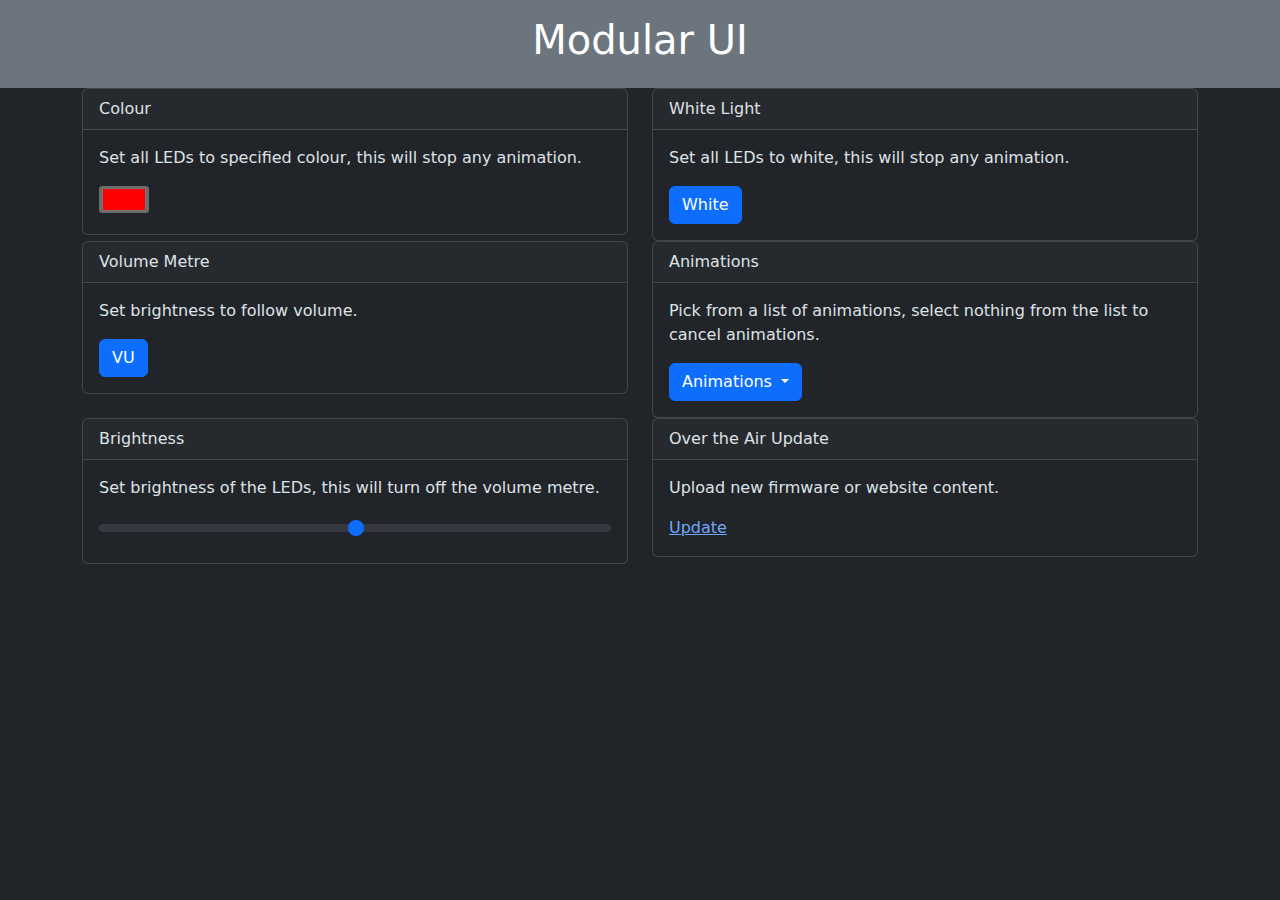
<file: data/index.html>
<!DOCTYPE HTML>
<html data-bs-theme="dark">
  <head>
    <title>Modular UI</title>
    <meta name="viewport" content="width=device-width, initial-scale=1">
    <link rel="stylesheet" type="text/css" href="style.css">
    <link href="https://cdn.jsdelivr.net/npm/bootstrap@5.3.2/dist/css/bootstrap.min.css" rel="stylesheet">
    <script src="https://cdn.jsdelivr.net/npm/bootstrap@5.3.2/dist/js/bootstrap.bundle.min.js"></script>
    <script src="https://code.jquery.com/jquery-3.7.1.min.js"></script>
    <script src="./script.js"></script>
  </head>
  <body>
    <div class="container-fluid p-3 bg-secondary text-white text-center">
      <h1>Modular UI</h1>
    </div>
    <div class="container">
      <div class="row">
        <div class="col-sm-6">
          <div class="card">
            <div class="card-header">Colour</div>
            <div class="card-body">
              <p class="card-text">Set all LEDs to specified colour, this will stop any animation.</p>
              <input type="color" id="colour" value="#ff0000" onchange="colourChange(this)"/> 
            </div>
          </div>
        </div>
        <div class="col-sm-6">
          <div class="card">
            <div class="card-header">White Light</div>
            <div class="card-body">
              <p class="card-text">Set all LEDs to white, this will stop any animation.</p>
              <button type="button" class="btn btn-primary" data-bs-toggle="button" aria-pressed="false" onclick="toggleControl(this)" id="white">White</button>
            </div>
          </div>
        </div>
      </div>
      <div class="row">
        <div class="col-sm-6">
          <div class="card">
            <div class="card-header">Volume Metre</div>
            <div class="card-body">
              <p class="card-text">Set brightness to follow volume.</p>
              <button type="button" class="btn btn-primary" data-bs-toggle="button" aria-pressed="false" onclick="toggleControl(this)" id="vu">VU</button>
            </div>
          </div>
        </div>
        <div class="col-sm-6">
          <div class="card">
            <div class="card-header">Animations</div>
            <div class="card-body">
              <p class="card-text">Pick from a list of animations, select nothing from the list to cancel animations.</p>
              <div class="dropdown" id="animationDropDown">
                <button type="button" id="animation" class="btn btn-primary dropdown-toggle" data-bs-toggle="dropdown">
                  Animations
                </button>
                <ul class="dropdown-menu" id="animationItems">
                </ul>
              </div>      
            </div>
          </div>
        </div>
      </div>
      <div class="row">
        <div class="col-sm-6">
          <div class="card">
            <div class="card-header">Brightness</div>
            <div class="card-body">
              <p class="card-text">Set brightness of the LEDs, this will turn off the volume metre.</p>
              <input type="range" class="form-range" min="0" max="255" id="brightness" onchange="changeBrightness(this)">
            </div>
          </div>
        </div>
        <div class="col-sm-6">
          <div class="card">
            <div class="card-header">Over the Air Update</div>
            <div class="card-body">
              <p class="card-text">Upload new firmware or website content.</p>
              <a href="/update">Update</a>
            </div>
          </div>
        </div>
      </div>
    </div>
  </body>
</html>
</file>
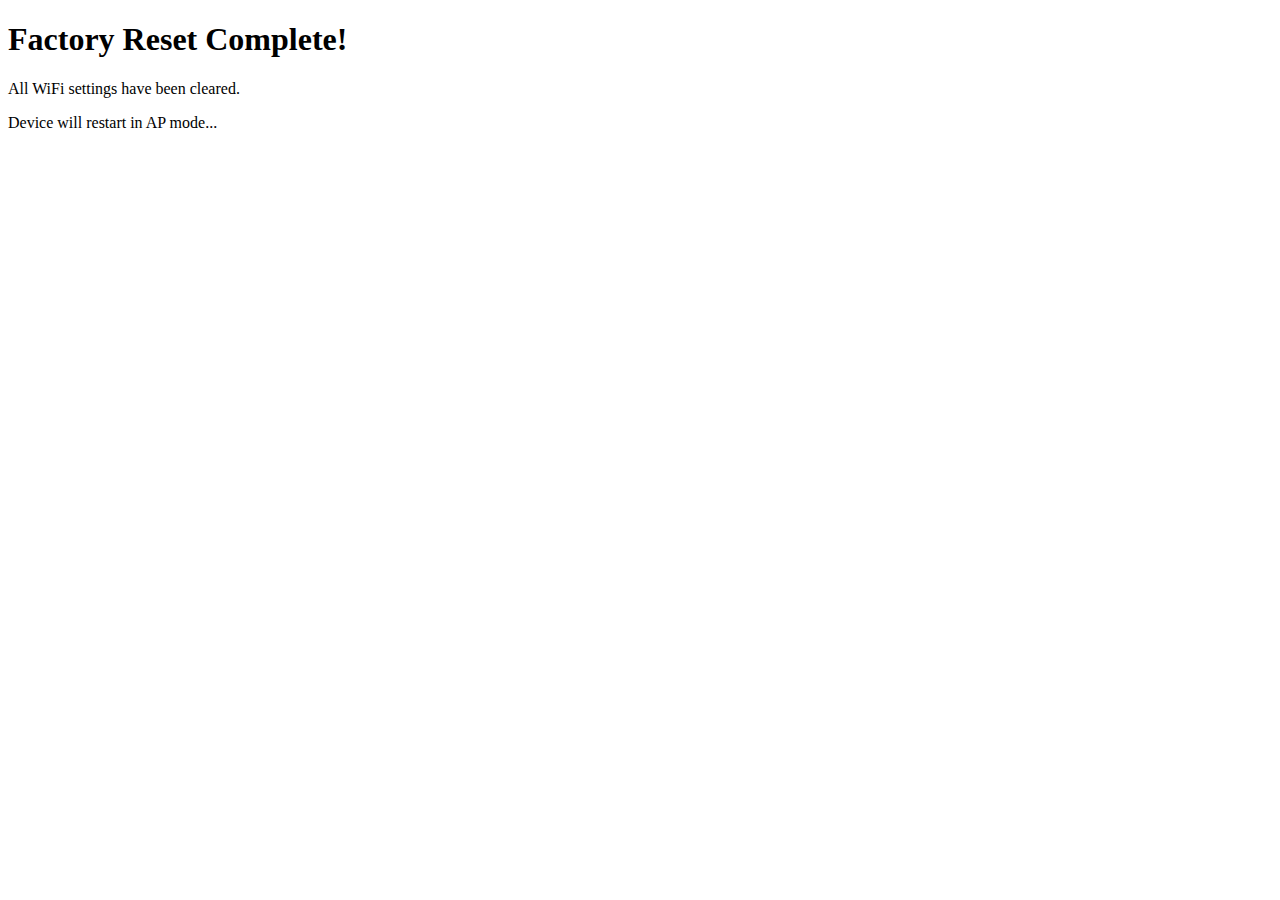
<file: data/factory-reset.html>
<!DOCTYPE html>
<html>
<head>
    <title>Factory Reset</title>
    <meta name="viewport" content="width=device-width, initial-scale=1">
    <link rel="stylesheet" href="style.css">
    <script src="theme.js"></script>
    <meta http-equiv="refresh" content="3">
</head>
<body class="status-page factory-reset-page">
    <div class="container">
        <h1>Factory Reset Complete!</h1>
        <p>All WiFi settings have been cleared.</p>
        <p>Device will restart in AP mode...</p>
    </div>
</body>
</html>
</file>
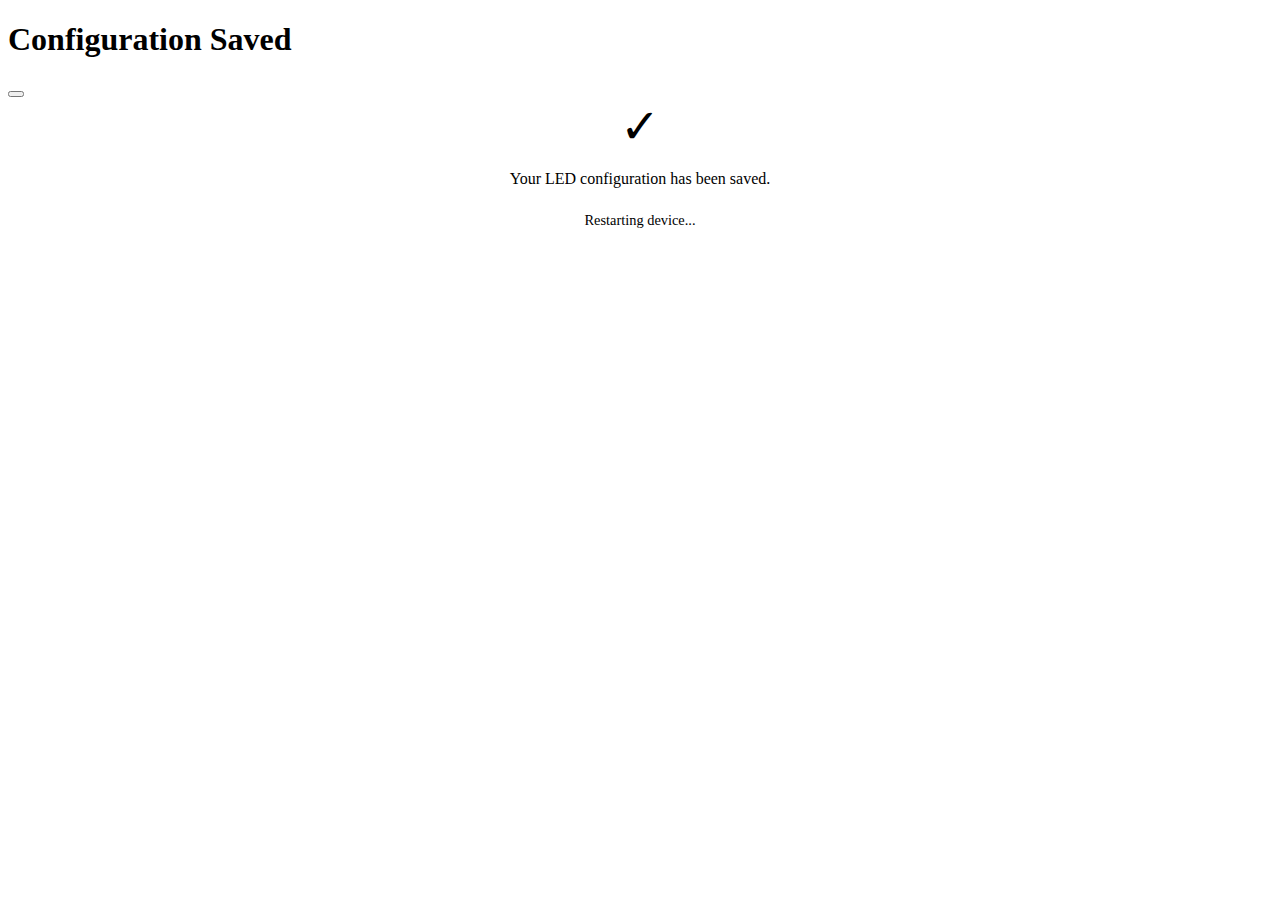
<file: data/led-config-saved.html>
<!DOCTYPE html>
<html>
<head>
    <title>LED Config Saved</title>
    <meta name="viewport" content="width=device-width, initial-scale=1">
    <link rel="stylesheet" href="style.css">
    <script src="theme.js"></script>
    <style>
        .success-icon {
            font-size: 3rem;
            color: var(--accent);
            margin-bottom: 1rem;
        }
        .status {
            color: var(--text-dim);
            font-size: 0.9rem;
            margin-top: 1.5rem;
        }
    </style>
</head>
<body>
    <main>
        <div class="header">
            <h1>Configuration Saved</h1>
            <button type="button" class="theme-toggle" onclick="toggleTheme()"></button>
        </div>
        <div class="container" style="text-align: center;">
            <div class="success-icon">&#10003;</div>
            <p>Your LED configuration has been saved.</p>
            <p class="status">Restarting device...</p>
        </div>
    </main>
    <script>
        setTimeout(function() { window.location.href = '/'; }, 5000);
    </script>
</body>
</html>
</file>
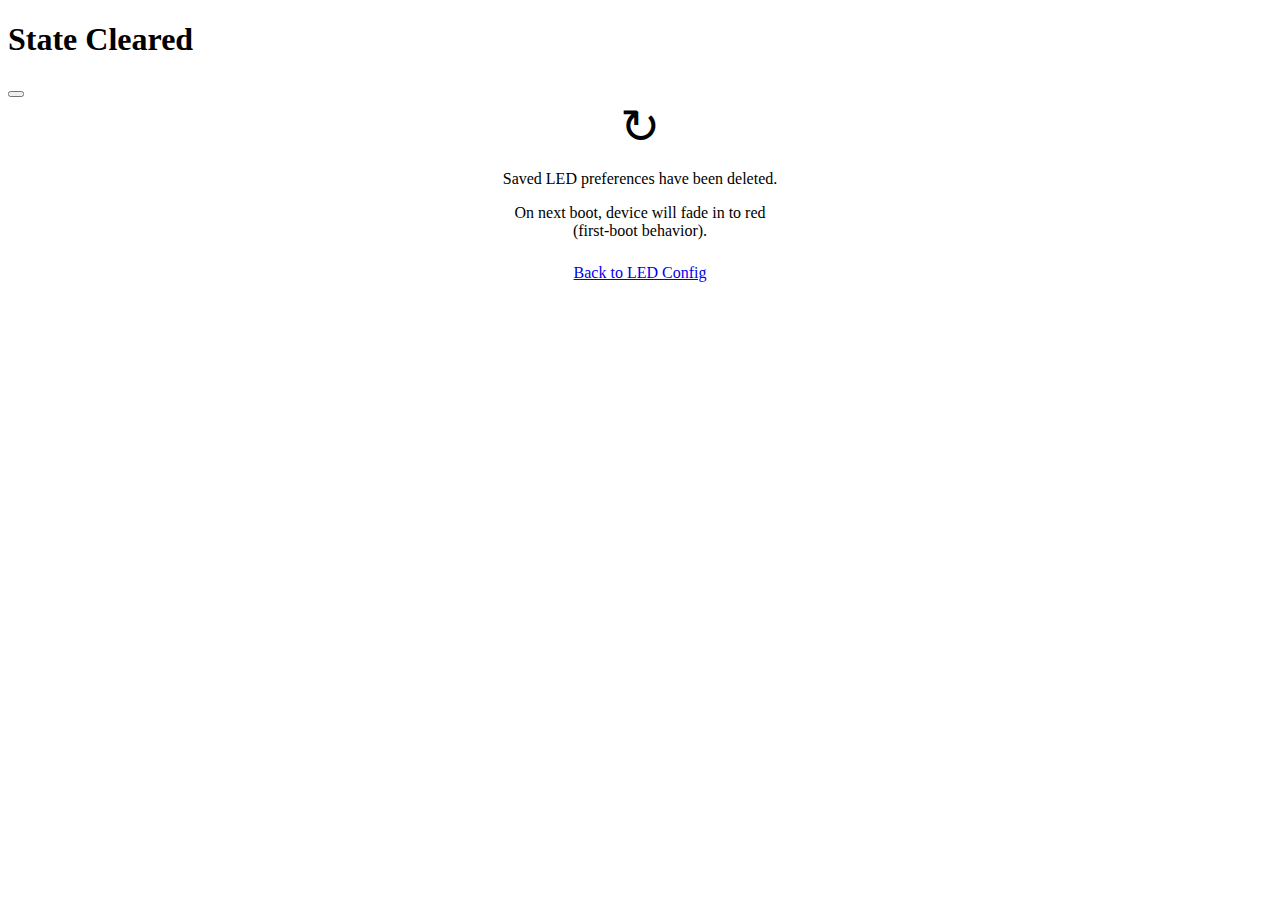
<file: data/led-state-cleared.html>
<!DOCTYPE html>
<html>
<head>
    <title>LED State Cleared</title>
    <meta name="viewport" content="width=device-width, initial-scale=1">
    <link rel="stylesheet" href="style.css">
    <script src="theme.js"></script>
    <style>
        .info-icon {
            font-size: 3rem;
            color: var(--accent);
            margin-bottom: 1rem;
        }
    </style>
</head>
<body>
    <main>
        <div class="header">
            <h1>State Cleared</h1>
            <button type="button" class="theme-toggle" onclick="toggleTheme()"></button>
        </div>
        <div class="container" style="text-align: center;">
            <div class="info-icon">&#8635;</div>
            <p>Saved LED preferences have been deleted.</p>
            <p style="color: var(--text-dim); margin-top: 1rem;">
                On next boot, device will fade in to red<br>(first-boot behavior).
            </p>
            <p style="margin-top: 1.5rem;">
                <a href="/led-config">Back to LED Config</a>
            </p>
        </div>
    </main>
</body>
</html>
</file>
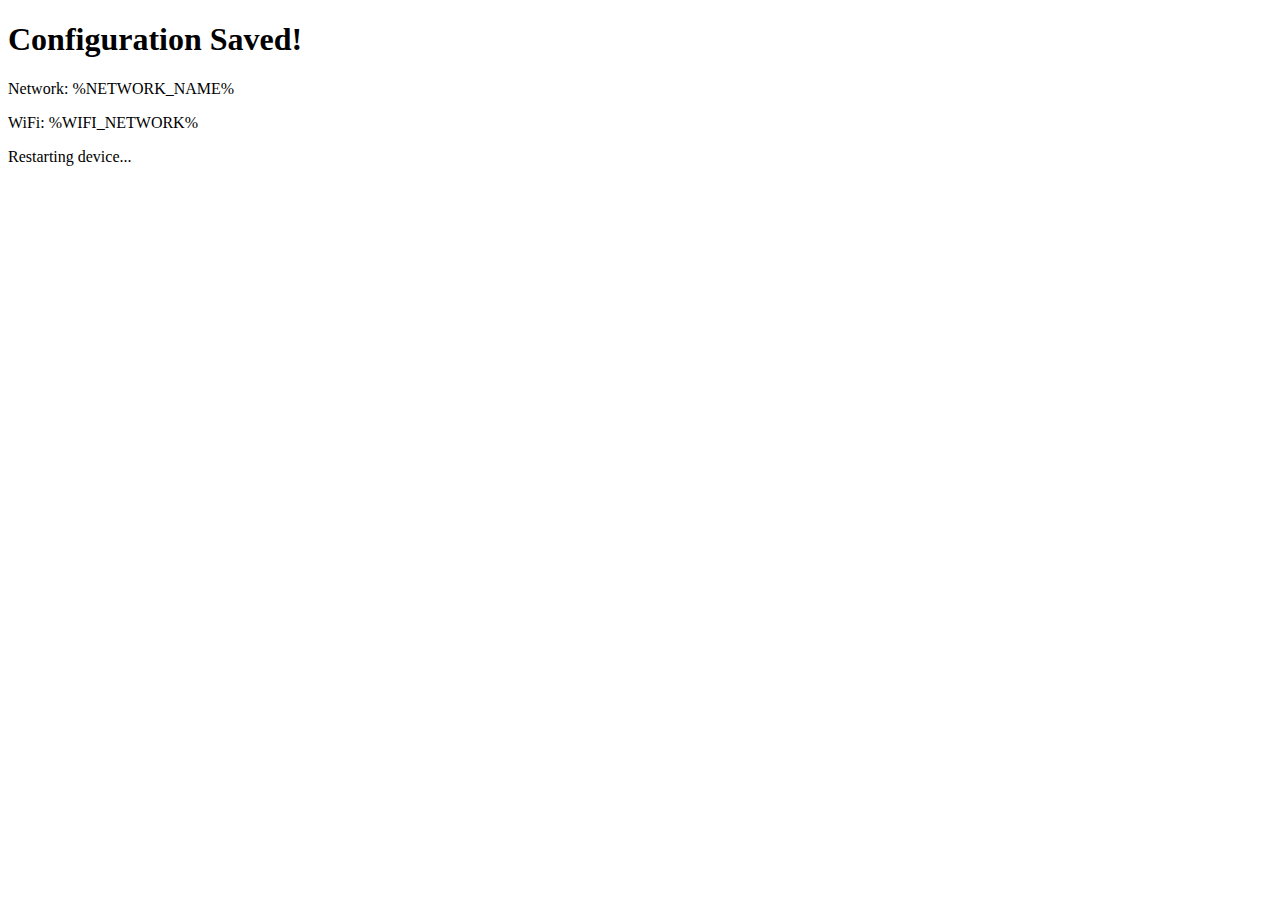
<file: data/wifi-saved.html>
<!DOCTYPE html>
<html>
<head>
    <title>WiFi Saved</title>
    <meta name="viewport" content="width=device-width, initial-scale=1">
    <link rel="stylesheet" href="style.css">
    <script src="theme.js"></script>
    <meta http-equiv="refresh" content="3">
</head>
<body class="status-page">
    <div class="container">
        <h1>Configuration Saved!</h1>
        <p>Network: <span id="networkName">%NETWORK_NAME%</span></p>
        <p>WiFi: <span id="wifiNetwork">%WIFI_NETWORK%</span></p>
        <p>Restarting device...</p>
    </div>
</body>
</html>
</file>
<file: data/style.css>
.active {
    background-color: green !important;
  }
</file>
